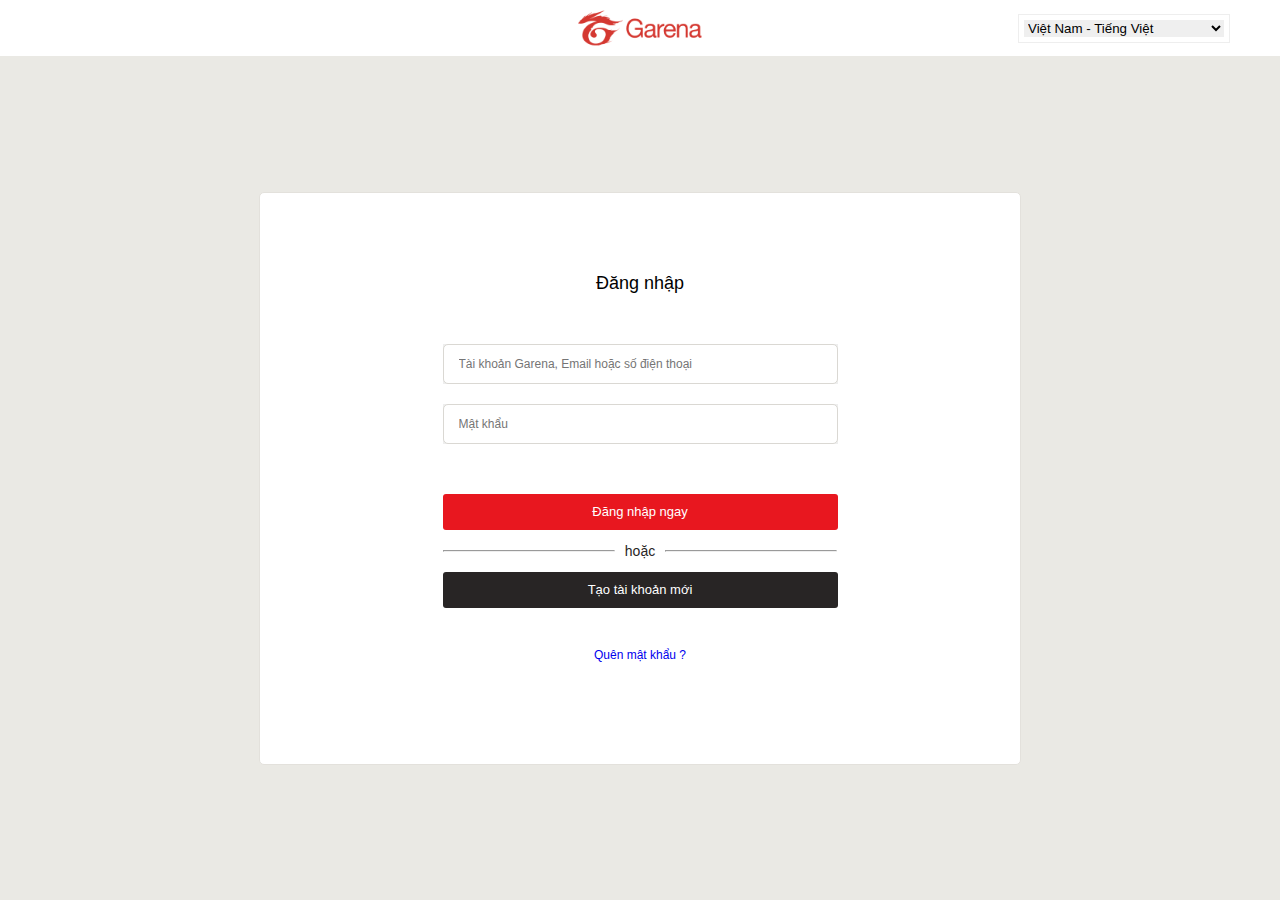
<file: index.html>
<!DOCTYPE html>
<html lang="en">

<head>
  <meta charset="UTF-8">
  <meta http-equiv="X-UA-Compatible" content="IE=edge">
  <meta name="viewport" content="width=device-width, initial-scale=1.0">
  <title>Login Form</title>
  <link rel="stylesheet" href="https://pro.fontawesome.com/releases/v5.10.0/css/all.css"
    integrity="sha384-AYmEC3Yw5cVb3ZcuHtOA93w35dYTsvhLPVnYs9eStHfGJvOvKxVfELGroGkvsg+p" crossorigin="anonymous" />
  <link rel="stylesheet" href="./css/style.css">
  <script src="./js/script.js" defer></script>
</head>

<body>
  <div class="header">
    <div class="logo">
      <img src="./images/img_garena_logo.png" alt="Logo Image" class="logo_image">
    </div>
    <div class="languages">
      <i class="fas fa-globe-asia"></i>
      <select name="language" id="language">
        <option value="vn">Việt Nam - Tiếng Việt</option>
        <option value="en">International - English</option>
      </select>
    </div>
  </div>
  <div class="main">
    <div class="login-form">
      <form action="#" id="login">
        <div class="form-title">Đăng nhập</div>
        <div class="form-input">
          <div class="form-group">
            <input type="text" id="username" placeholder="Tài khoản Garena, Email hoặc số điện thoại">
          </div>
          <div class="form-group">
            <input type="password" id="password" placeholder="Mật khẩu">
          </div>
        </div>
        <div class="form-btn">
          <button class="submit-btn" type="submit">Đăng nhập ngay</button>
          <div class="divider">
            <hr>
            <span>hoặc</span>
            <hr>
          </div>
          <button class="create-btn">Tạo tài khoản mới</button>
        </div>
        <div class="form-footer">
          <a href="#">Quên mật khẩu ?</a>
        </div>
      </form>
    </div>
  </div>
</body>

</html>
</file>
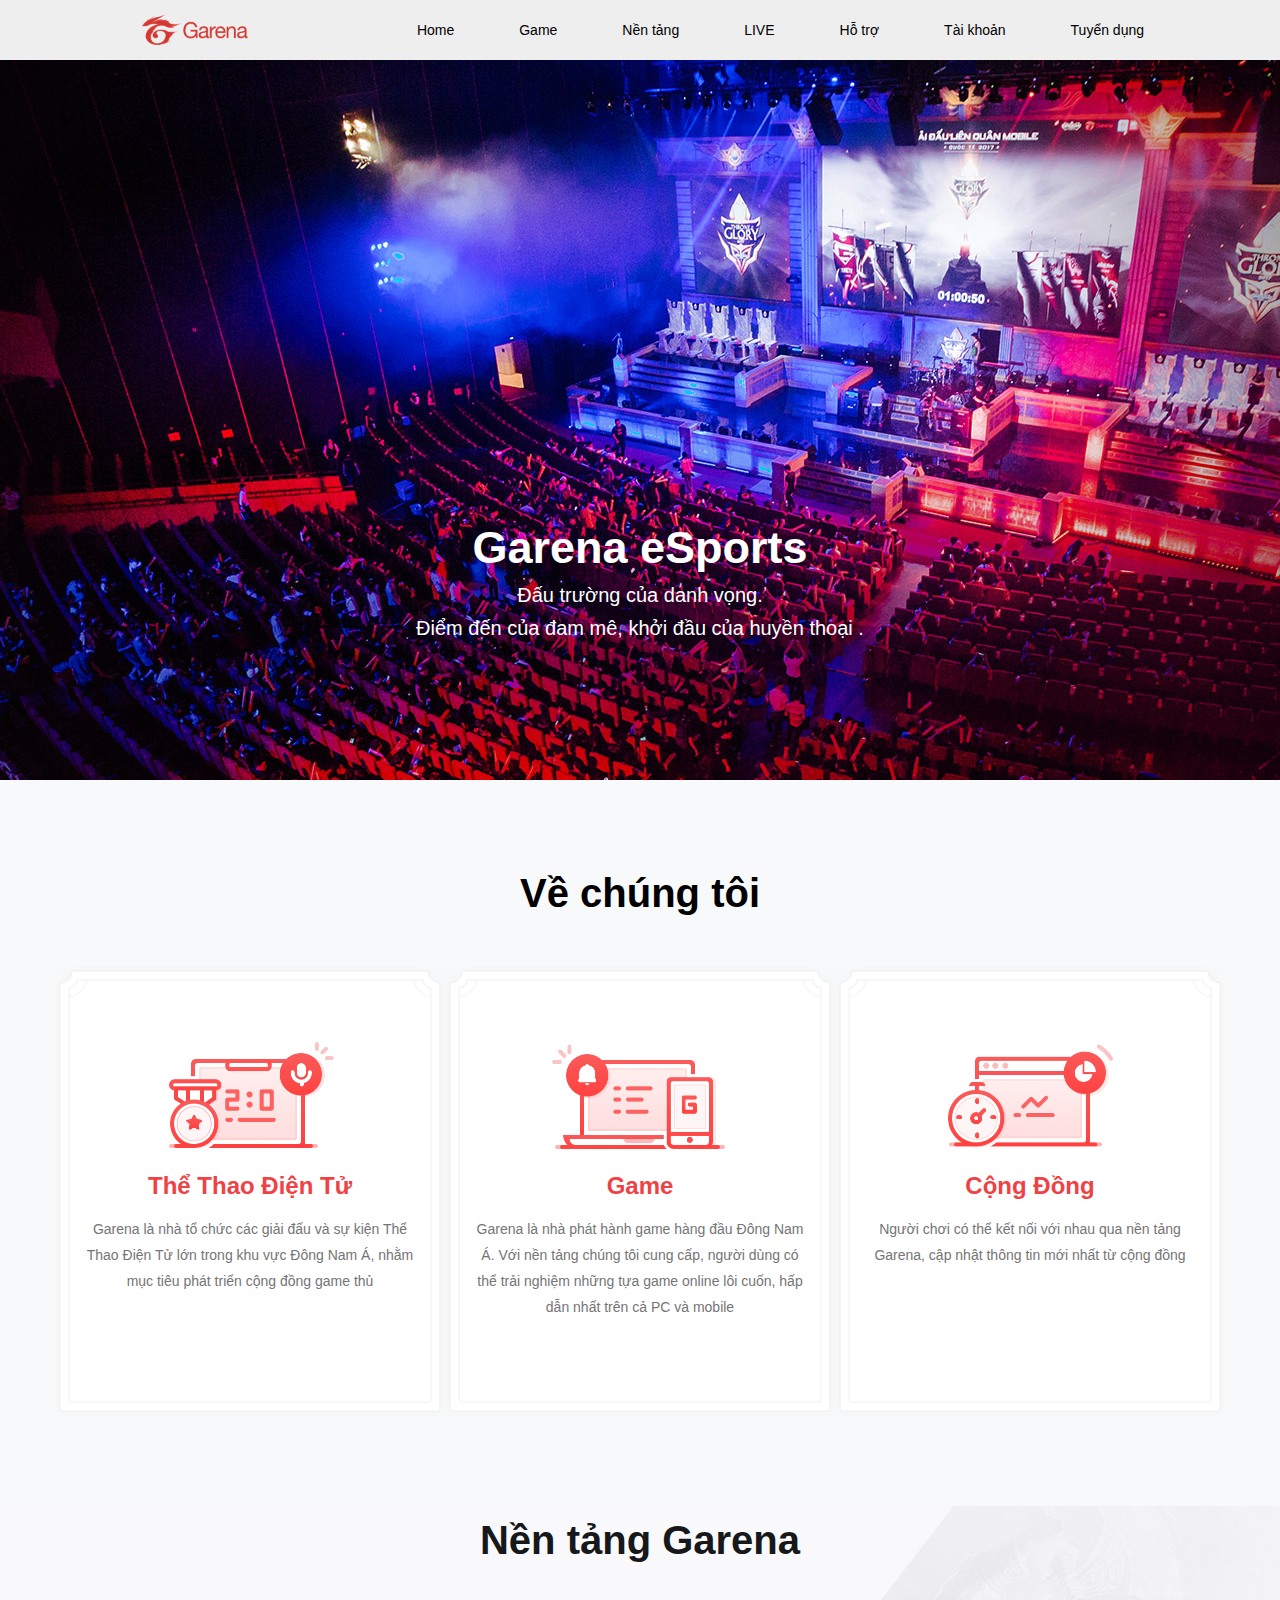
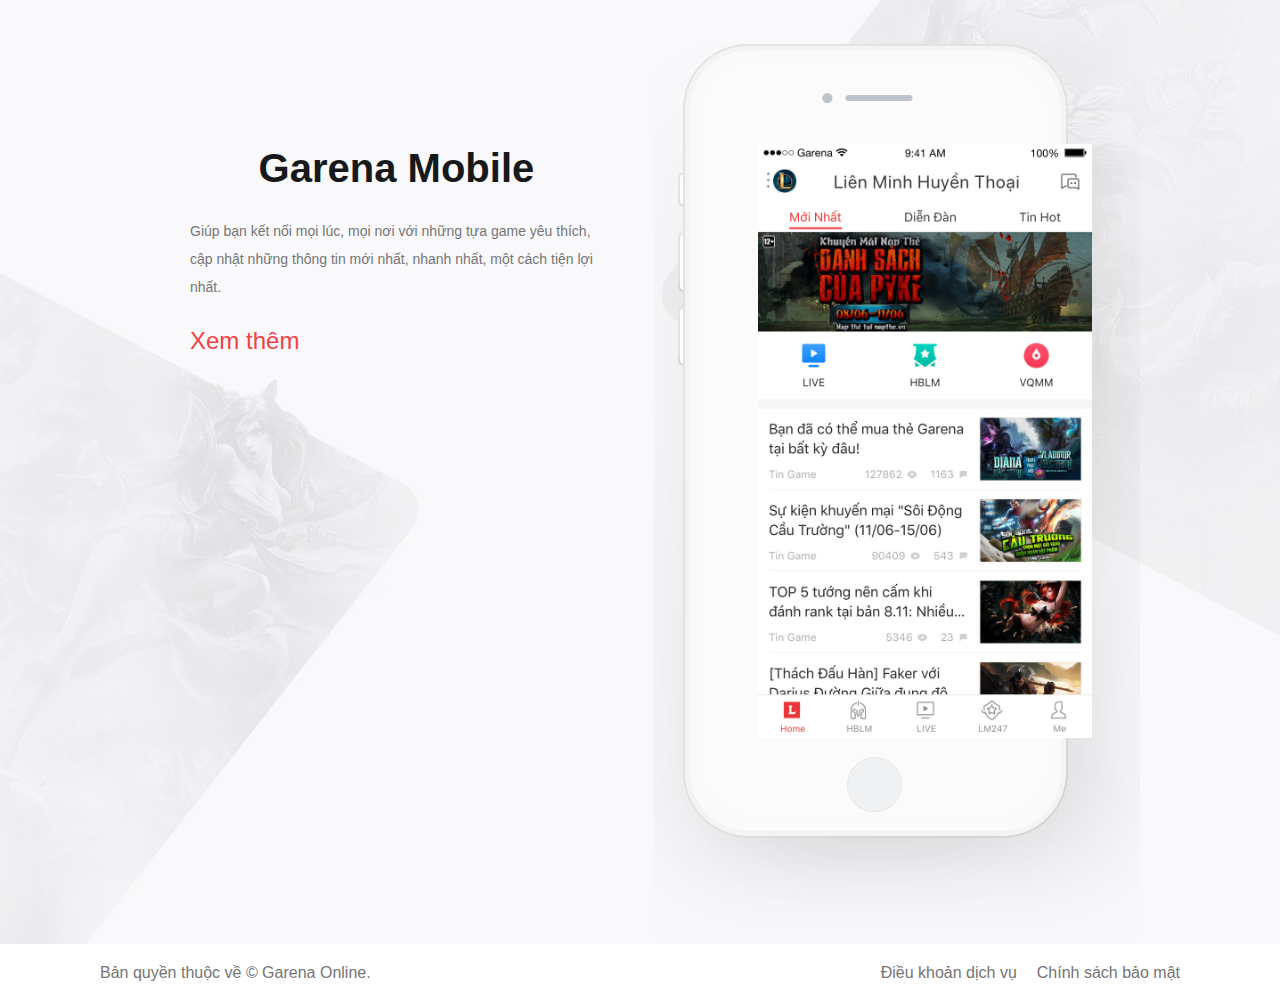
<file: home.html>
<!DOCTYPE html>
<html lang="en">

<head>
  <meta charset="UTF-8">
  <meta http-equiv="X-UA-Compatible" content="IE=edge">
  <meta name="viewport" content="width=device-width, initial-scale=1.0">
  <title>Home page</title>
  <link rel="stylesheet" href="./css/home.css">
  <link rel="stylesheet" href="https://pro.fontawesome.com/releases/v5.10.0/css/all.css"
    integrity="sha384-AYmEC3Yw5cVb3ZcuHtOA93w35dYTsvhLPVnYs9eStHfGJvOvKxVfELGroGkvsg+p" crossorigin="anonymous" />
</head>

<body>

  <!-- Header -->
  <div class="header">
    <div class="logo">
      <img src="./images/img_garena_logo.png" alt="">
    </div>
    <div class="header-menu">
      <ul class="menu">
        <li class="item"><a href="#">Home</a></li>
        <li class="item">
          <a href="#">Game</a>
          <i class="fas fa-angle-down"></i>
        </li>
        <li class="item">
          <a href="#">Nền tảng</a>
          <i class="fas fa-angle-down"></i>
        </li>
        <li class="item"><a href="#">LIVE</a></li>
        <li class="item"><a href="#">Hỗ trợ</a></li>
        <li class="item"><a href="#">Tài khoản</a></li>
        <li class="item"><a href="#">Tuyển dụng</a></li>
      </ul>
    </div>
  </div>

  <!-- Large image -->
  <div class="large-image">
    <div class="text">
      <h1 class="main-title">Garena eSports</h1>
      <p class="desc">Đấu trường của danh vọng.</p>
      <p class="desc">Điểm đến của đam mê, khởi đầu của huyền thoại
        .</p>
    </div>
  </div>

  <!-- About Us -->
  <div class="about-us">
    <h1 class="title">
      Về chúng tôi
    </h1>
    <div class="list">
      <div class="item">
        <div class="item-image">
          <img src="./images/esports_icon@2x.7e8e90ee.png" alt="">
        </div>
        <div class="item-title">
          <span>Thể Thao Điện Tử</span>
        </div>
        <div class="item-desc">
          Garena là nhà tổ chức các giải đấu và sự kiện Thể Thao Điện Tử lớn trong khu vực Đông Nam Á, nhằm mục tiêu
          phát triển
          cộng đồng game thủ
        </div>
      </div>
      <div class="item">
        <div class="item-image">
          <img src="./images/games_icon@2x.d85172d7.png" alt="">
        </div>
        <div class="item-title">
          <span>Game</span>
        </div>
        <div class="item-desc">
          Garena là nhà phát hành game hàng đầu Đông Nam Á. Với nền tảng chúng tôi cung cấp, người dùng có thể trải
          nghiệm những
          tựa game online lôi cuốn, hấp dẫn nhất trên cả PC và mobile
        </div>
      </div>
      <div class="item">
        <div class="item-image">
          <img src="./images/community_icon@2x.a3ef0053.png" alt="">
        </div>
        <div class="item-title">
          <span>Cộng Đồng</span>
        </div>
        <div class="item-desc">
          Người chơi có thể kết nối với nhau qua nền tảng Garena, cập nhật thông tin mới nhất từ cộng đồng
        </div>
      </div>
    </div>
  </div>

  <!-- Platform -->
  <div class="platform">
    <h1 class="title">Nền tảng Garena</h1>
    <div class="content">
      <div class="text">
        <h1 class="title">Garena Mobile</h1>
        <p class="desc">
          Giúp bạn kết nối mọi lúc, mọi nơi với những tựa game yêu thích, cập nhật những thông tin mới nhất, nhanh nhất,
          một cách
          tiện lợi nhất.
        </p>
        <p class="more">
          <a href="#">Xem thêm</a>
          <i class="fas fa-arrow-circle-right"></i>
        </p>
      </div>
      <div class="phone-image">
        <img src="./images/daymode.6f91fb3c.jpg" alt="">
      </div>
    </div>
  </div>

  <!-- Footer -->
  <div class="footer">
    <p>Bản quyền thuộc về © Garena Online.</p>
    <div class="more">
      <p>Điều khoản dịch vụ</p>
      <p>Chính sách bảo mật</p>
    </div>
  </div>
</body>

</html>
</file>
<file: css/style.css>
* {
  margin: 0;
  padding: 0;
  box-sizing: border-box;
}

body {
  min-height: 100vh;
  font-family: "Poppins", sans-serif;
  background-color: #eae9e4;
}

.header {
  position: relative;
  width: 100%;
  height: 56px;
  background-color: #fff;
  padding: 0 50px;
  display: flex;
  justify-content: flex-end;
  align-items: center;
}

.logo {
  position: absolute;
  top: 50%;
  left: 50%;
  transform: translate(-50%, -50%);
  width: 124px;
  height: 35px;
  background-color: #fff;
}

.logo img {
  height: 100%;
  width: 100%;
  object-fit: contain;
}

.languages {
  position: relative;
  width: fit-content;
  padding: 5px;
  border: 1px solid #eee;
  font-size: 12px;
}

#language {
  width: 200px;
  border: none;
}

.main {
  width: 100%;
  height: calc(100vh - 56px);
  display: flex;
  justify-content: center;
  align-items: center;
}

.login-form {
  width: 762px;
  height: 573px;
  background-color: #fff;
  border: 1px solid #e3e1dc;
  border-radius: 5px;
  padding: 0 0 100px;

  display: flex;
  justify-content: center;
  align-items: center;
}

#login {
  height: 100%;
  width: 100%;
  display: flex;
  justify-content: flex-start;
  align-items: center;
  flex-direction: column;
}

.form-title {
  margin: 80px 0 50px;
  font-size: 18px;
}

.form-input {
  width: 395px;
  height: fit-content;
  display: flex;
  align-items: center;
  justify-content: center;
  flex-direction: column;
  gap: 20px;
  margin-bottom: 50px;
}

.form-group {
  width: 100%;
  height: 40px;
  background-color: #eee;
}

.form-group input {
  width: 100%;
  height: 100%;
  border: 1px solid #dad8d3;
  border-radius: 5px;
  padding: 12px 15px;
  font-size: 12px;
}

.form-btn {
  width: 395px;
  height: fit-content;
  display: flex;
  align-items: center;
  justify-content: center;
  flex-direction: column;
}

.form-btn button {
  width: 100%;
  height: 36px;
  border: none;
  border-radius: 3px;
  color: #fff;
  font-size: 13px;
  font-weight: 500;
  cursor: pointer;
}

.submit-btn {
  background-color: #e8171f;
}

.create-btn {
  background-color: #282525;
}

.divider {
  width: 100%;
  height: fit-content;
  display: flex;
  justify-content: center;
  align-items: center;
}

.divider hr {
  width: 100%;
  height: 1px;
  background-color: #dad8d3;
  margin: 20px 0;
}

.divider span {
  font-size: 14px;
  font-weight: 500;
  color: #282525;
  padding: 0 10px;
}

.form-footer {
  width: 100%;
  height: fit-content;
  display: flex;
  justify-content: center;
  align-items: center;
  margin-top: 40px;
}

.form-footer a {
  font-size: 12px;
  text-decoration: none;
}

.form-footer a:hover {
  text-decoration: underline;
}
</file>
<file: css/home.css>
* {
  margin: 0;
  padding: 0;
  box-sizing: border-box;
}

body {
  width: 100%;
  min-height: 100vh;
  font-family: "Poppins", sans-serif;
}

ul,
li,
a {
  list-style: none;
  text-decoration: none;
}

.header {
  width: 100%;
  height: 60px;
  display: flex;
  justify-content: space-between;
  align-items: center;
  background-color: #eee;
  padding: 0 130px;
}

.logo {
  width: 130px;
  height: 30px;
}

.logo img {
  width: 100%;
  height: 100%;
  object-fit: contain;
}

.header-menu {
  width: fit-content;
  padding: 5px;
  border: 1px solid #eee;
  font-size: 12px;
}

.header-menu .menu {
  display: flex;
  justify-content: center;
  align-items: center;
  gap: 65px;
}

.menu .item a {
  color: #000;
  font-size: 14px;
  font-weight: 400;
}

.menu .item a:hover {
  color: rgb(255, 0, 0);
}

.large-image {
  width: 100%;
  height: 720px;
  background: url("../images/top-carousel-esports.f501233e.jpg") no-repeat
    center center;
  background-size: cover;
  display: flex;
  justify-content: center;
  align-items: flex-end;
}

.large-image .text {
  display: flex;
  justify-content: center;
  align-items: center;
  flex-direction: column;
  gap: 10px;

  color: #fff;
  margin-bottom: 140px;
}

.large-image .text .main-title {
  font-size: 45px;
}

.large-image .text .desc {
  font-size: 20px;
}

.about-us {
  width: 100%;
  height: 726px;
  background-color: #f8f9fa;
  display: flex;
  justify-content: center;
  align-items: center;
  flex-direction: column;
}

.about-us .title {
  font-size: 40px;
  margin-bottom: 50px;
}

.about-us .list {
  display: flex;
  justify-content: space-between;
  align-items: center;
}

.about-us .list .item {
  width: 390px;
  height: 450px;
  padding: 76px 30px 0;

  background: url("../images/bg.png");
  background-size: cover;
  background-repeat: no-repeat;
  background-position: center;

  display: flex;
  align-items: center;
  justify-content: flex-start;
  flex-direction: column;
}

.item-image {
  width: 180px;
  height: 110px;
  margin-bottom: 20px;
}

.item-image img {
  width: 100%;
  height: 100%;
  object-fit: cover;
}

.item-title {
  font-size: 24px;
  font-weight: 700;
  color: #f04145;
  margin-bottom: 16px;
}

.item-desc {
  font-size: 14px;
  line-height: 26px;
  color: #757575;
  text-align: center;
}

.platform {
  width: 100%;
  height: fit-content;
  background: url("../images/platforms_bg.34b89957.jpg") no-repeat top center;
  background-size: cover;
  padding: 0 140px;
}

.platform .title {
  font-size: 40px;
  color: #16181a;
  font-weight: 700;
  line-height: 68px;
  margin-bottom: 70px;

  text-align: center;
}

.platform .content {
  display: flex;
  justify-content: space-between;
  align-items: flex-start;
}

.platform .text {
  width: 600px;
  padding: 90px 50px;
}

.platform .content .title {
  margin-bottom: 15px;
}

.platform .text .desc {
  font-size: 14px;
  line-height: 28px;
  color: #757575;
  margin-bottom: 20px;
}

.platform .text .more a {
  font-size: 24px;
  color: #f04145;
  line-height: 40px;
}

.platform .more i {
  font-size: 24px;
  color: #f04145;
}

.platform .content .phone-image {
  position: relative;
  width: 590px;
  height: 900px;
  background: url("../images/iphone@2x.b3dbf7bb.png") no-repeat center center;
  background-size: cover;
}

.phone-image img {
  position: absolute;
  top: 100px;
  left: 105px;
  width: 334px;
  height: 594px;
  object-fit: cover;
}

.footer {
  width: 100%;
  padding: 20px 100px;
  height: fit-content;
  display: flex;
  justify-content: space-between;
  align-items: center;
  color: #757575;
  font-size: 16px;
}

.footer .more {
  display: flex;
  justify-content: center;
  align-items: center;
  gap: 20px;
}
</file>
